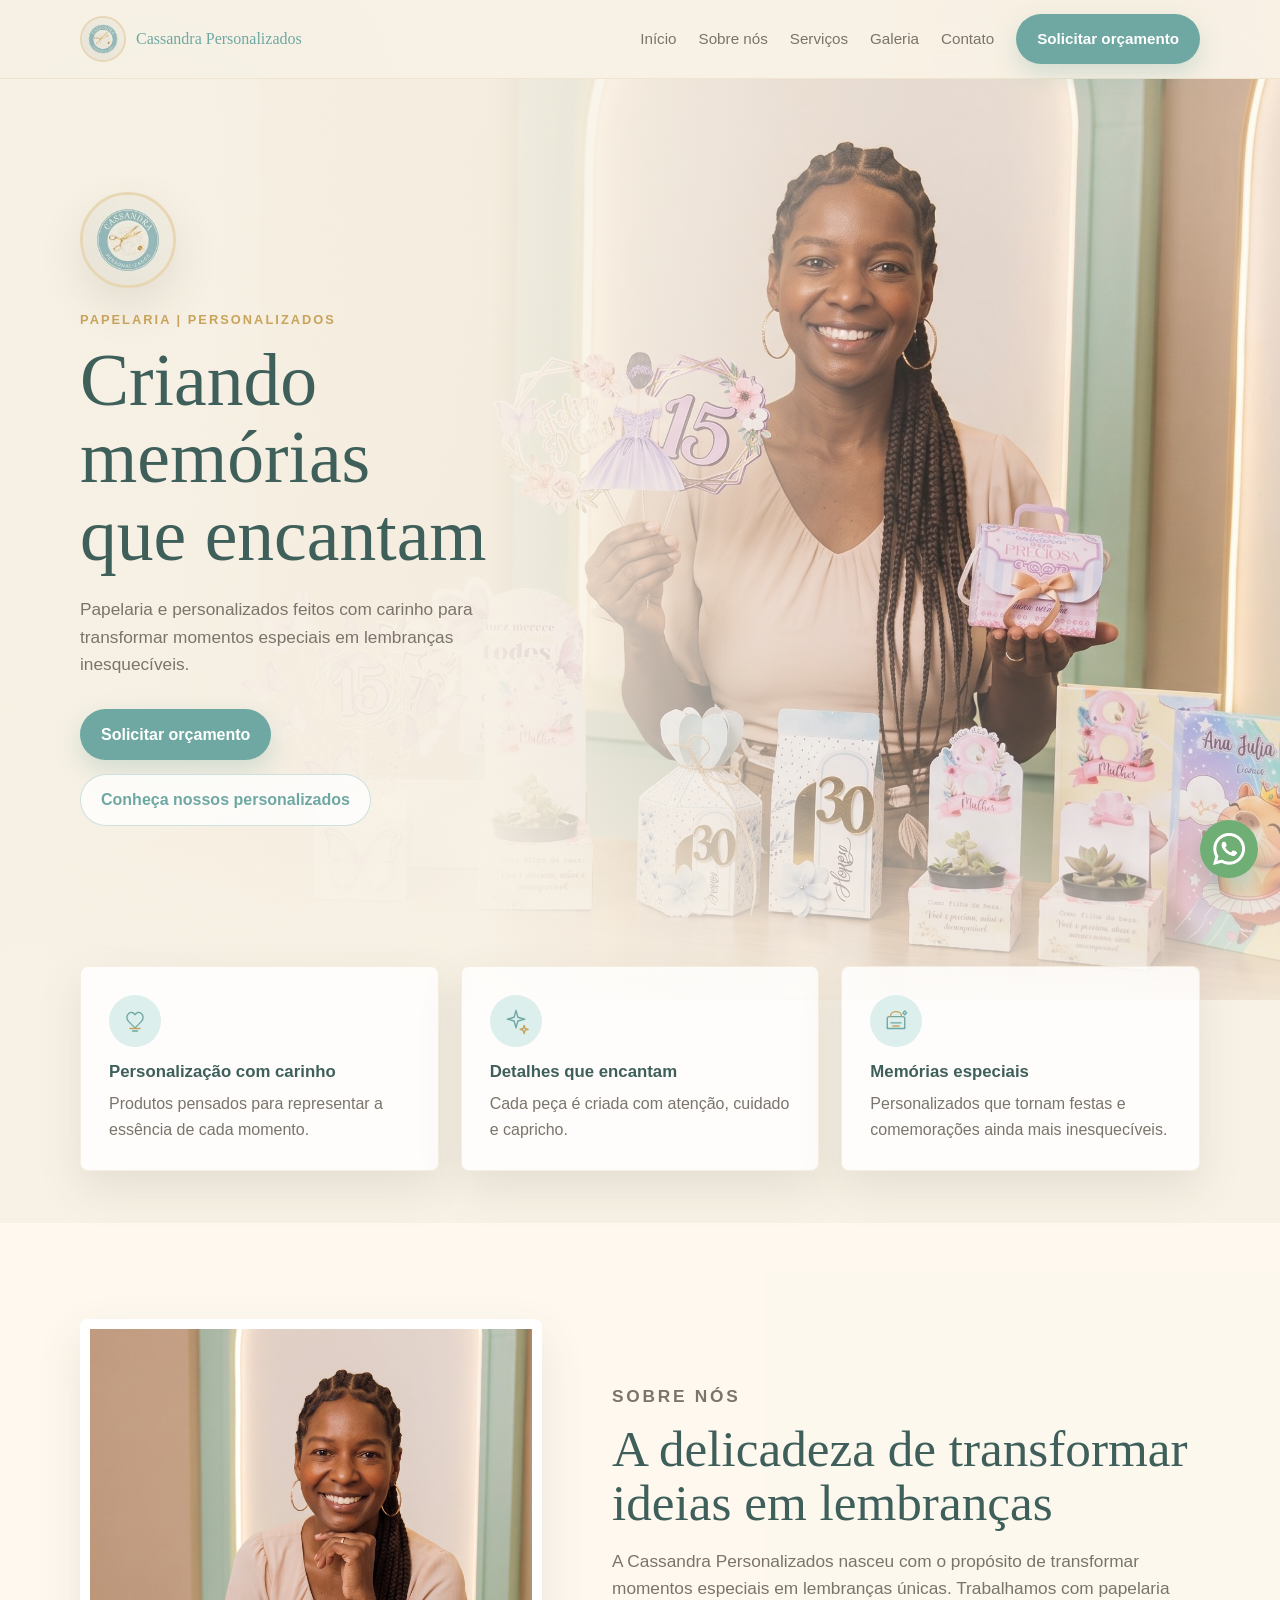
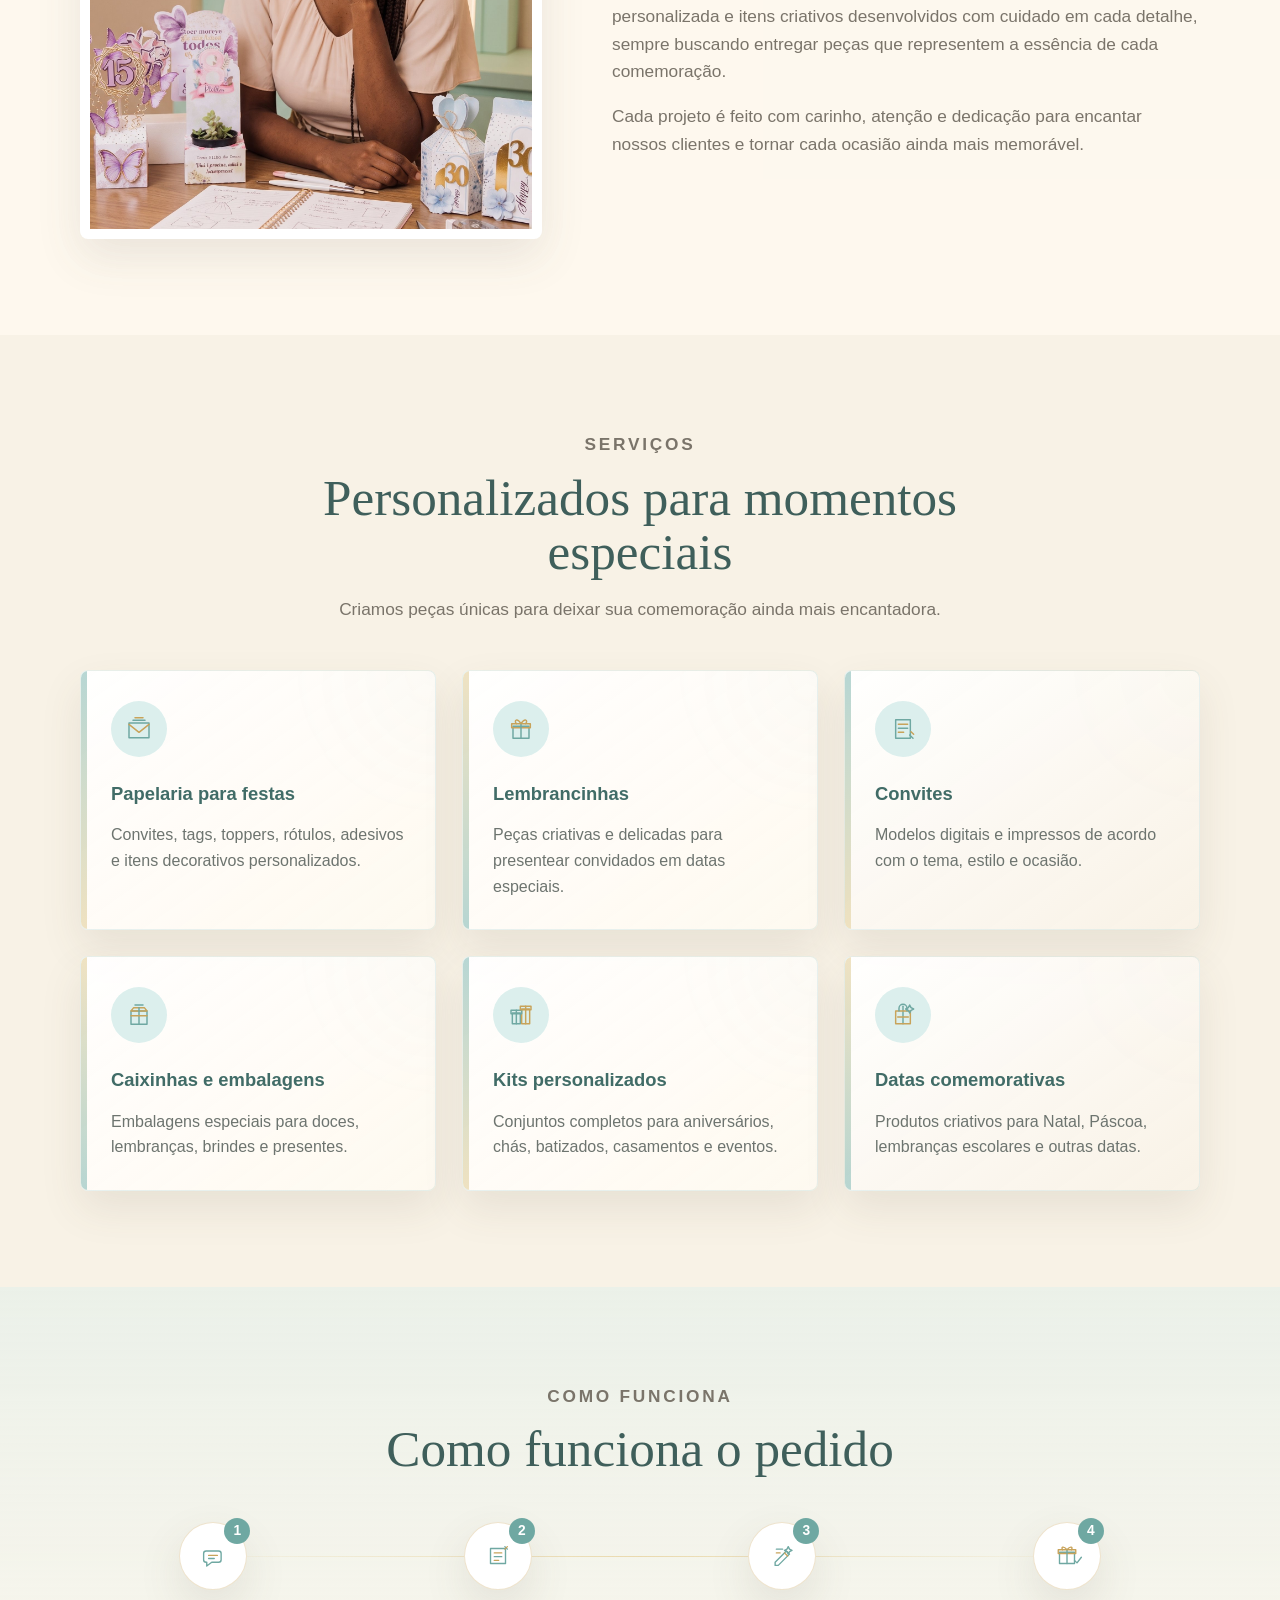
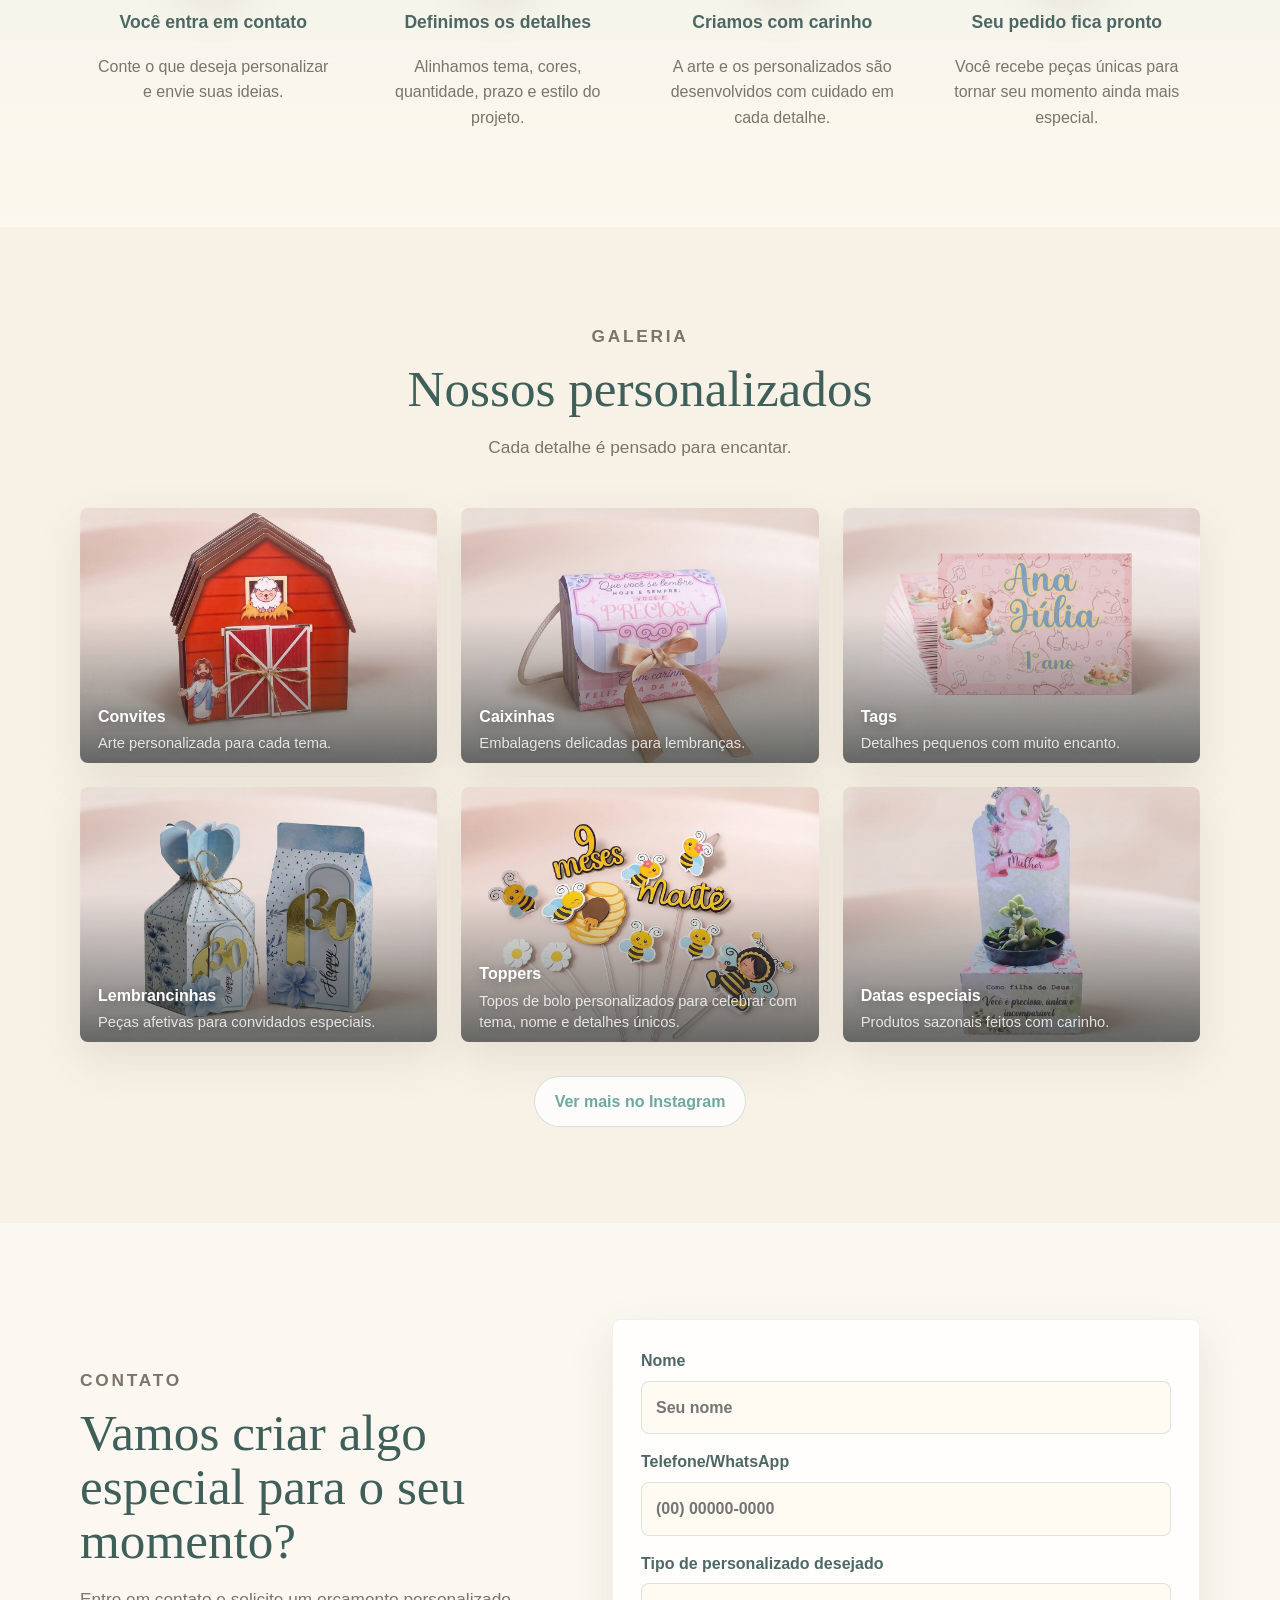
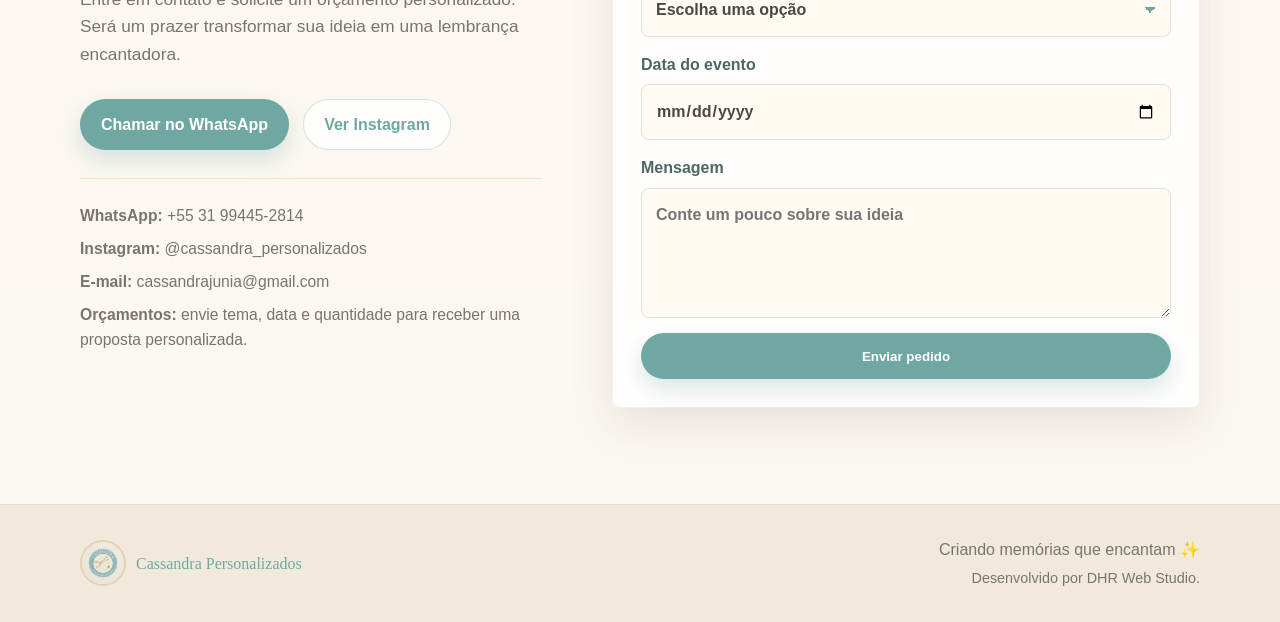
<file: index.html>
<!DOCTYPE html>
<html lang="pt-BR">
<head>
  <meta charset="UTF-8">
  <meta name="viewport" content="width=device-width, initial-scale=1.0">
  <meta name="description" content="Cassandra Personalizados: papelaria e personalizados feitos com carinho para festas, lembranças e momentos especiais.">
  <title>Cassandra Personalizados | Criando memórias que encantam</title>
  <link rel="stylesheet" href="styles.css?v=20260708-gallery-caption-gradient-1">
</head>
<body>
  <header class="site-header" data-header>
    <a class="brand" href="#inicio" aria-label="Cassandra Personalizados">
      <img src="assets/logo-cassandra.jpg" alt="Logo Cassandra Personalizados">
      <span>Cassandra Personalizados</span>
    </a>

    <button class="menu-toggle" type="button" aria-label="Abrir menu" aria-expanded="false" data-menu-toggle>
      <span></span>
      <span></span>
      <span></span>
    </button>

    <nav class="nav" data-nav aria-label="Menu principal">
      <a href="#inicio">Início</a>
      <a href="#sobre">Sobre nós</a>
      <a href="#servicos">Serviços</a>
      <a href="#galeria">Galeria</a>
      <a href="#contato">Contato</a>
      <a class="nav-cta" href="#contato">Solicitar orçamento</a>
    </nav>
  </header>

  <main>
    <section class="hero section" id="inicio" aria-label="Cassandra Personalizados">
      <div class="hero-bg" aria-hidden="true"></div>
      <div class="container hero-grid">
        <div class="hero-copy reveal">
          <img class="hero-logo" src="assets/logo-cassandra.jpg" alt="Logo Cassandra Personalizados">
          <p class="eyebrow">Papelaria | Personalizados</p>
          <h1>Criando memórias <span class="keep-together">que encantam</span></h1>
          <p class="hero-subtitle">Papelaria e personalizados feitos com carinho para transformar momentos especiais em lembranças inesquecíveis.</p>
          <div class="actions">
            <a class="btn primary" href="#contato">Solicitar orçamento</a>
            <a class="btn secondary" href="#servicos">Conheça nossos personalizados</a>
          </div>
        </div>
      </div>
    </section>

    <section class="highlights" aria-label="Destaques da marca">
      <div class="container highlight-grid">
        <article class="highlight reveal">
          <span class="icon custom-icon" aria-hidden="true">
            <svg viewBox="0 0 48 48"><path d="M14 25c-4-4-4-10 0-13 3-3 8-2 10 2 2-4 7-5 10-2 4 3 4 9 0 13L24 35 14 25Z"/><path d="M16 36h16"/><path d="M20 40h8"/></svg>
          </span>
          <h2>Personalização com carinho</h2>
          <p>Produtos pensados para representar a essência de cada momento.</p>
        </article>
        <article class="highlight reveal">
          <span class="icon custom-icon" aria-hidden="true">
            <svg viewBox="0 0 48 48"><path d="M24 7l3 11 11 3-11 3-3 11-3-11-11-3 11-3 3-11Z"/><path d="M37 31l1.5 5 5 1.5-5 1.5-1.5 5-1.5-5-5-1.5 5-1.5 1.5-5Z"/></svg>
          </span>
          <h2>Detalhes que encantam</h2>
          <p>Cada peça é criada com atenção, cuidado e capricho.</p>
        </article>
        <article class="highlight reveal">
          <span class="icon custom-icon" aria-hidden="true">
            <svg viewBox="0 0 48 48"><path d="M13 17h22a3 3 0 0 1 3 3v16H10V20a3 3 0 0 1 3-3Z"/><path d="M15 17c0-5 4-8 9-8s9 3 9 8"/><path d="M16 27h16"/><path d="M19 32h10"/><path d="M35 11l3-3 3 3-3 3-3-3Z"/></svg>
          </span>
          <h2>Memórias especiais</h2>
          <p>Personalizados que tornam festas e comemorações ainda mais inesquecíveis.</p>
        </article>
      </div>
    </section>

    <section class="section about" id="sobre">
      <div class="container split">
        <div class="about-visual reveal" aria-hidden="true">
          <img src="assets/sobre-cassandra.jpg" alt="">
        </div>
        <div class="section-copy reveal">
          <p class="eyebrow">Sobre nós</p>
          <h2>A delicadeza de transformar ideias em lembranças</h2>
          <p>A Cassandra Personalizados nasceu com o propósito de transformar momentos especiais em lembranças únicas. Trabalhamos com papelaria personalizada e itens criativos desenvolvidos com cuidado em cada detalhe, sempre buscando entregar peças que representem a essência de cada comemoração.</p>
          <p>Cada projeto é feito com carinho, atenção e dedicação para encantar nossos clientes e tornar cada ocasião ainda mais memorável.</p>
        </div>
      </div>
    </section>

    <section class="section services" id="servicos">
      <div class="container">
        <div class="section-heading reveal">
          <p class="eyebrow">Serviços</p>
          <h2>Personalizados para momentos especiais</h2>
          <p>Criamos peças únicas para deixar sua comemoração ainda mais encantadora.</p>
        </div>

        <div class="services-grid">
          <article class="service-card reveal">
            <span class="service-icon custom-icon" aria-hidden="true">
              <svg viewBox="0 0 48 48"><path d="M9 15h30v22H9V15Z"/><path d="M9 17l15 12 15-12"/><path d="M15 11h18"/><path d="M18 7h12"/></svg>
            </span>
            <h3>Papelaria para festas</h3>
            <p>Convites, tags, toppers, rótulos, adesivos e itens decorativos personalizados.</p>
          </article>
          <article class="service-card reveal">
            <span class="service-icon custom-icon" aria-hidden="true">
              <svg viewBox="0 0 48 48"><path d="M12 20h24v18H12V20Z"/><path d="M10 16h28v6H10v-6Z"/><path d="M24 16v22"/><path d="M17 16c-4-5 1-9 7 0 6-9 11-5 7 0"/></svg>
            </span>
            <h3>Lembrancinhas</h3>
            <p>Peças criativas e delicadas para presentear convidados em datas especiais.</p>
          </article>
          <article class="service-card reveal">
            <span class="service-icon custom-icon" aria-hidden="true">
              <svg viewBox="0 0 48 48"><path d="M13 10h22v28H13V10Z"/><path d="M17 17h14"/><path d="M17 23h14"/><path d="M17 29h8"/><path d="M34 33l5 5"/><path d="M36 28l4 4"/></svg>
            </span>
            <h3>Convites</h3>
            <p>Modelos digitais e impressos de acordo com o tema, estilo e ocasião.</p>
          </article>
          <article class="service-card reveal">
            <span class="service-icon custom-icon" aria-hidden="true">
              <svg viewBox="0 0 48 48"><path d="M12 18h24v20H12V18Z"/><path d="M16 13h16l4 5H12l4-5Z"/><path d="M24 13v25"/><path d="M12 25h24"/><path d="M18 9h12"/></svg>
            </span>
            <h3>Caixinhas e embalagens</h3>
            <p>Embalagens especiais para doces, lembranças, brindes e presentes.</p>
          </article>
          <article class="service-card reveal">
            <span class="service-icon custom-icon" aria-hidden="true">
              <svg viewBox="0 0 48 48"><path d="M11 21h12v16H11V21Z"/><path d="M25 15h12v22H25V15Z"/><path d="M9 17h16v5H9v-5Z"/><path d="M23 11h16v5H23v-5Z"/><path d="M17 17v20"/><path d="M31 11v26"/></svg>
            </span>
            <h3>Kits personalizados</h3>
            <p>Conjuntos completos para aniversários, chás, batizados, casamentos e eventos.</p>
          </article>
          <article class="service-card reveal">
            <span class="service-icon custom-icon" aria-hidden="true">
              <svg viewBox="0 0 48 48"><path d="M24 11v26"/><path d="M13 18h22v19H13V18Z"/><path d="M18 18v-4a6 6 0 0 1 12 0v4"/><path d="M16 27h16"/><path d="M34 9l2 4 4 2-4 2-2 4-2-4-4-2 4-2 2-4Z"/></svg>
            </span>
            <h3>Datas comemorativas</h3>
            <p>Produtos criativos para Natal, Páscoa, lembranças escolares e outras datas.</p>
          </article>
        </div>
      </div>
    </section>

    <section class="section process" id="como-funciona">
      <div class="container">
        <div class="section-heading reveal">
          <p class="eyebrow">Como funciona</p>
          <h2>Como funciona o pedido</h2>
        </div>
        <div class="steps">
          <article class="step reveal">
            <span class="step-icon"><strong>1</strong><svg viewBox="0 0 48 48"><path d="M15 16h18a4 4 0 0 1 4 4v10a4 4 0 0 1-4 4H22l-8 6v-6h-1a4 4 0 0 1-4-4V20a4 4 0 0 1 4-4Z"/><path d="M17 23h14"/><path d="M17 28h9"/></svg></span>
            <h3>Você entra em contato</h3>
            <p>Conte o que deseja personalizar e envie suas ideias.</p>
          </article>
          <article class="step reveal">
            <span class="step-icon"><strong>2</strong><svg viewBox="0 0 48 48"><path d="M12 12h24v24H12V12Z"/><path d="M18 19h12"/><path d="M18 25h12"/><path d="M18 31h7"/><path d="M35 9l4 4"/><path d="M39 9l-4 4"/></svg></span>
            <h3>Definimos os detalhes</h3>
            <p>Alinhamos tema, cores, quantidade, prazo e estilo do projeto.</p>
          </article>
          <article class="step reveal">
            <span class="step-icon"><strong>3</strong><svg viewBox="0 0 48 48"><path d="M13 34l18-18 5 5-18 18H13v-5Z"/><path d="M28 19l5 5"/><path d="M15 13h10"/><path d="M15 19h6"/><path d="M34 9l2 4 4 2-4 2-2 4-2-4-4-2 4-2 2-4Z"/></svg></span>
            <h3>Criamos com carinho</h3>
            <p>A arte e os personalizados são desenvolvidos com cuidado em cada detalhe.</p>
          </article>
          <article class="step reveal">
            <span class="step-icon"><strong>4</strong><svg viewBox="0 0 48 48"><path d="M12 18h24v18H12V18Z"/><path d="M10 14h28v6H10v-6Z"/><path d="M24 14v22"/><path d="M17 14c-3-4 1-7 7 0 6-7 10-4 7 0"/><path d="M36 31l4 4 7-9"/></svg></span>
            <h3>Seu pedido fica pronto</h3>
            <p>Você recebe peças únicas para tornar seu momento ainda mais especial.</p>
          </article>
        </div>
      </div>
    </section>

    <section class="section gallery" id="galeria">
      <div class="container">
        <div class="section-heading reveal">
          <p class="eyebrow">Galeria</p>
          <h2>Nossos personalizados</h2>
          <p>Cada detalhe é pensado para encantar.</p>
        </div>

        <div class="gallery-grid">
          <article class="gallery-item g1 reveal">
            <div class="gallery-visual" aria-hidden="true"></div>
            <div class="gallery-caption">
              <span>Convites</span>
              <p>Arte personalizada para cada tema.</p>
            </div>
          </article>
          <article class="gallery-item g2 reveal">
            <div class="gallery-visual" aria-hidden="true"></div>
            <div class="gallery-caption">
              <span>Caixinhas</span>
              <p>Embalagens delicadas para lembranças.</p>
            </div>
          </article>
          <article class="gallery-item g3 reveal">
            <div class="gallery-visual" aria-hidden="true"></div>
            <div class="gallery-caption">
              <span>Tags</span>
              <p>Detalhes pequenos com muito encanto.</p>
            </div>
          </article>
          <article class="gallery-item g4 reveal">
            <div class="gallery-visual" aria-hidden="true"></div>
            <div class="gallery-caption">
              <span>Lembrancinhas</span>
              <p>Peças afetivas para convidados especiais.</p>
            </div>
          </article>
          <article class="gallery-item g5 reveal">
            <div class="gallery-visual" aria-hidden="true"></div>
            <div class="gallery-caption">
              <span>Toppers</span>
              <p>Topos de bolo personalizados para celebrar com tema, nome e detalhes únicos.</p>
            </div>
          </article>
          <article class="gallery-item g6 reveal">
            <div class="gallery-visual" aria-hidden="true"></div>
            <div class="gallery-caption">
              <span>Datas especiais</span>
              <p>Produtos sazonais feitos com carinho.</p>
            </div>
          </article>
        </div>

        <div class="center reveal">
          <a class="btn secondary" href="https://www.instagram.com/cassandra_personalizados/" target="_blank" rel="noopener">Ver mais no Instagram</a>
        </div>
      </div>
    </section>

    <section class="section contact" id="contato">
      <div class="container contact-grid">
        <div class="contact-copy reveal">
          <p class="eyebrow">Contato</p>
          <h2>Vamos criar algo especial para o seu momento?</h2>
          <p>Entre em contato e solicite um orçamento personalizado. Será um prazer transformar sua ideia em uma lembrança encantadora.</p>
          <div class="actions">
            <a class="btn primary" data-whatsapp href="https://wa.me/5531994452814?text=Ol%C3%A1%2C%20Cassandra%20Personalizados!%20Gostaria%20de%20solicitar%20um%20or%C3%A7amento." target="_blank" rel="noopener">Chamar no WhatsApp</a>
            <a class="btn secondary" href="https://www.instagram.com/cassandra_personalizados/" target="_blank" rel="noopener">Ver Instagram</a>
          </div>
          <div class="contact-list">
            <p><strong>WhatsApp:</strong> <a href="https://wa.me/5531994452814" target="_blank" rel="noopener">+55 31 99445-2814</a></p>
            <p><strong>Instagram:</strong> @cassandra_personalizados</p>
            <p><strong>E-mail:</strong> <a href="mailto:cassandrajunia@gmail.com">cassandrajunia@gmail.com</a></p>
            <p><strong>Orçamentos:</strong> envie tema, data e quantidade para receber uma proposta personalizada.</p>
          </div>
        </div>

        <form class="contact-form reveal" data-form>
          <label>
            Nome
            <input type="text" name="nome" placeholder="Seu nome" required>
          </label>
          <label>
            Telefone/WhatsApp
            <input type="tel" name="telefone" placeholder="(00) 00000-0000" required>
          </label>
          <label>
            Tipo de personalizado desejado
            <select name="tipo" required>
              <option value="" selected disabled>Escolha uma opção</option>
              <option value="Papelaria personalizada para festas">Papelaria personalizada para festas</option>
              <option value="Tags personalizadas">Tags personalizadas</option>
              <option value="Lembrancinhas personalizadas">Lembrancinhas personalizadas</option>
              <option value="Convites digitais e impressos">Convites digitais e impressos</option>
              <option value="Caixinhas e embalagens personalizadas">Caixinhas e embalagens personalizadas</option>
              <option value="Kits personalizados">Kits personalizados</option>
              <option value="Personalizados para datas comemorativas">Personalizados para datas comemorativas</option>
              <option value="Outro personalizado">Outro personalizado</option>
            </select>
          </label>
          <label>
            Data do evento
            <input type="date" name="data">
          </label>
          <label>
            Mensagem
            <textarea name="mensagem" rows="4" placeholder="Conte um pouco sobre sua ideia"></textarea>
          </label>
          <button class="btn primary" type="submit">Enviar pedido</button>
        </form>
      </div>
    </section>
  </main>

  <footer class="footer">
    <div class="container footer-inner">
      <a class="brand footer-brand" href="#inicio">
        <img src="assets/logo-cassandra.jpg" alt="Logo Cassandra Personalizados">
        <span>Cassandra Personalizados</span>
      </a>
      <div class="footer-copy">
        <p>Criando memórias que encantam ✨</p>
        <p class="developer-credit">Desenvolvido por DHR Web Studio.</p>
      </div>
    </div>
  </footer>

  <a class="float-whatsapp" data-whatsapp href="https://wa.me/5531994452814?text=Ol%C3%A1%2C%20Cassandra%20Personalizados!%20Gostaria%20de%20solicitar%20um%20or%C3%A7amento." target="_blank" rel="noopener" aria-label="Chamar no WhatsApp">
    <img src="assets/whatsapp-white.png" alt="">
  </a>

  <script src="script.js?v=20260708-contact-whatsapp-1"></script>
</body>
</html>
</file>
<file: styles.css>
:root {
  --aqua: #9fc9c5;
  --aqua-dark: #6fa8a2;
  --aqua-soft: #dcefed;
  --cream: #f8f2e6;
  --paper: #fffaf1;
  --white: #ffffff;
  --gold: #c8a35a;
  --gold-soft: #ead9ae;
  --ink: #4b4843;
  --muted: #7a746a;
  --shadow: 0 18px 45px rgba(93, 83, 63, 0.12);
  --radius: 8px;
  --serif: Georgia, "Times New Roman", serif;
  --sans: "Segoe UI", Arial, sans-serif;
}

* {
  box-sizing: border-box;
}

html {
  scroll-behavior: smooth;
}

body {
  margin: 0;
  background: var(--cream);
  color: var(--ink);
  font-family: var(--sans);
  line-height: 1.6;
}

body::before {
  position: fixed;
  inset: 0;
  z-index: -2;
  pointer-events: none;
  content: "";
  background:
    radial-gradient(circle at 12% 18%, rgba(159, 201, 197, 0.24), transparent 26%),
    radial-gradient(circle at 86% 6%, rgba(200, 163, 90, 0.16), transparent 24%),
    linear-gradient(135deg, rgba(255, 255, 255, 0.7) 0 1px, transparent 1px 12px);
}

img {
  max-width: 100%;
  display: block;
}

a {
  color: inherit;
  text-decoration: none;
}

.container {
  width: min(1120px, calc(100% - 40px));
  margin: 0 auto;
}

.section {
  scroll-margin-top: 90px;
  padding: 96px 0;
}

.site-header {
  position: sticky;
  top: 0;
  z-index: 20;
  display: flex;
  align-items: center;
  justify-content: space-between;
  gap: 24px;
  padding: 14px max(20px, calc((100vw - 1120px) / 2));
  background: rgba(248, 242, 230, 0.86);
  border-bottom: 1px solid rgba(200, 163, 90, 0.16);
  backdrop-filter: blur(18px);
}

.brand {
  display: inline-flex;
  align-items: center;
  gap: 10px;
  font-family: var(--serif);
  font-size: 1rem;
  color: var(--aqua-dark);
  white-space: nowrap;
}

.brand img {
  width: 46px;
  height: 46px;
  border-radius: 50%;
  border: 2px solid rgba(200, 163, 90, 0.35);
}

.nav {
  display: flex;
  align-items: center;
  gap: 22px;
  font-size: 0.95rem;
  color: var(--muted);
}

.nav a {
  transition: color 180ms ease;
}

.nav a:hover {
  color: var(--aqua-dark);
}

.nav-cta,
.btn {
  display: inline-flex;
  align-items: center;
  justify-content: center;
  min-height: 46px;
  padding: 12px 20px;
  border: 1px solid transparent;
  border-radius: 999px;
  font-weight: 700;
  cursor: pointer;
  transition: transform 180ms ease, box-shadow 180ms ease, background 180ms ease;
}

.nav-cta,
.btn.primary {
  background: var(--aqua-dark);
  color: var(--white);
  box-shadow: 0 10px 24px rgba(111, 168, 162, 0.28);
}

.btn.secondary {
  background: rgba(255, 255, 255, 0.78);
  color: var(--aqua-dark);
  border-color: rgba(111, 168, 162, 0.32);
}

.btn:hover,
.nav-cta:hover {
  transform: translateY(-2px);
  box-shadow: 0 14px 28px rgba(93, 83, 63, 0.14);
}

.menu-toggle {
  display: none;
  width: 44px;
  height: 44px;
  padding: 0;
  border: 1px solid rgba(111, 168, 162, 0.25);
  border-radius: 50%;
  background: var(--white);
}

.menu-toggle span {
  display: block;
  width: 18px;
  height: 2px;
  margin: 4px auto;
  background: var(--aqua-dark);
}

.hero {
  position: relative;
  min-height: calc(100vh - 75px);
  overflow: hidden;
  padding-top: 70px;
  background:
    radial-gradient(ellipse at 72% 36%, rgba(248, 242, 230, 0) 0%, rgba(248, 242, 230, 0) 18%, rgba(248, 242, 230, 0.14) 34%, rgba(248, 242, 230, 0.32) 100%),
    linear-gradient(90deg, rgba(248, 242, 230, 0.97) 0%, rgba(248, 242, 230, 0.93) 38%, rgba(248, 242, 230, 0.62) 53%, rgba(248, 242, 230, 0.18) 70%, rgba(248, 242, 230, 0.04) 88%, rgba(248, 242, 230, 0.08) 100%),
    linear-gradient(180deg, rgba(248, 242, 230, 0) 0%, rgba(248, 242, 230, 0) 74%, rgba(248, 242, 230, 0.82) 100%),
    url("assets/hero-cassandra.jpg") 66% center / cover no-repeat;
}

.hero-bg {
  position: absolute;
  inset: auto 0 0;
  height: 32%;
  z-index: -1;
  background: linear-gradient(180deg, transparent, rgba(248, 242, 230, 0.72));
}

.hero-grid,
.split,
.contact-grid {
  display: grid;
  grid-template-columns: minmax(0, 0.88fr) minmax(0, 1.12fr);
  gap: 70px;
  align-items: center;
}

.hero-grid {
  min-height: calc(100vh - 145px);
}

.hero-copy {
  max-width: 720px;
  padding: 34px 0 70px;
}

.hero-logo {
  width: 96px;
  height: 96px;
  margin-bottom: 22px;
  border: 3px solid rgba(200, 163, 90, 0.34);
  border-radius: 50%;
  box-shadow: var(--shadow);
}

.eyebrow {
  margin: 0 0 12px;
  color: var(--gold);
  font-size: 0.8rem;
  font-weight: 800;
  letter-spacing: 0.16em;
  text-transform: uppercase;
}

h1,
h2,
h3,
p {
  margin-top: 0;
}

h1,
h2 {
  font-family: var(--serif);
  line-height: 1.05;
  color: #3f5f5b;
}

h1 {
  max-width: 720px;
  margin-bottom: 22px;
  font-size: clamp(2.65rem, 5.75vw, 5.05rem);
  font-weight: 500;
}

.keep-together {
  white-space: nowrap;
}

h2 {
  margin-bottom: 18px;
  font-size: clamp(2rem, 4vw, 3.5rem);
  font-weight: 500;
}

h3 {
  color: #4d6864;
  font-size: 1.1rem;
}

.hero-subtitle,
.section-heading p,
.section-copy p,
.contact-copy p {
  color: var(--muted);
  font-size: 1.08rem;
}

.actions {
  display: flex;
  flex-wrap: wrap;
  gap: 14px;
  margin-top: 30px;
}

.highlights {
  padding: 0 0 52px;
}

.highlight-grid,
.services-grid,
.gallery-grid {
  display: grid;
  gap: 22px;
}

.highlight-grid {
  grid-template-columns: repeat(3, 1fr);
  margin-top: -34px;
}

.highlight,
.service-card,
.contact-form {
  padding: 28px;
  background: rgba(255, 255, 255, 0.82);
  border: 1px solid rgba(200, 163, 90, 0.16);
  border-radius: var(--radius);
  box-shadow: var(--shadow);
}

.highlight .icon,
.service-icon {
  display: inline-grid;
  width: 52px;
  height: 52px;
  margin-bottom: 16px;
  place-items: center;
  border-radius: 50%;
  background: var(--aqua-soft);
  color: var(--aqua-dark);
}

.custom-icon svg,
.step-icon svg {
  width: 30px;
  height: 30px;
  overflow: visible;
  fill: none;
  stroke: currentColor;
  stroke-width: 2.2;
  stroke-linecap: round;
  stroke-linejoin: round;
}

.service-icon svg {
  width: 32px;
  height: 32px;
}

.highlight .icon svg path:nth-child(even),
.service-icon svg path:nth-child(even),
.step-icon svg path:nth-child(even) {
  stroke: var(--gold);
}

.highlight h2 {
  margin-bottom: 10px;
  font-family: var(--sans);
  font-size: 1.05rem;
  font-weight: 800;
}

.highlight p,
.service-card p,
.step p {
  margin-bottom: 0;
  color: var(--muted);
}

.about {
  background: rgba(255, 250, 241, 0.76);
}

.about-visual {
  min-height: 430px;
  height: 520px;
  overflow: hidden;
  border: 10px solid rgba(255, 255, 255, 0.72);
  border-radius: 8px;
  box-shadow: var(--shadow);
  background: var(--white);
}

.about-visual img {
  width: 100%;
  height: 100%;
  object-fit: cover;
  object-position: 56% 34%;
  transform: scale(1.16);
  transform-origin: 56% 34%;
}

.section-heading {
  max-width: 680px;
  margin: 0 auto 46px;
  text-align: center;
}

.services-grid {
  grid-template-columns: repeat(3, 1fr);
  gap: 26px;
}

.service-card {
  position: relative;
  min-height: 224px;
  overflow: hidden;
  isolation: isolate;
  padding: 30px;
  background:
    linear-gradient(145deg, rgba(255, 255, 255, 0.94), rgba(255, 250, 241, 0.86)),
    radial-gradient(circle at 100% 0%, rgba(159, 201, 197, 0.28), transparent 34%);
  border: 1px solid rgba(111, 168, 162, 0.16);
  box-shadow: 0 18px 42px rgba(93, 83, 63, 0.1);
  transition: transform 260ms ease, border-color 260ms ease, box-shadow 260ms ease;
}

.service-card::before {
  position: absolute;
  content: "";
  pointer-events: none;
}

.service-card::before {
  inset: 0 auto 0 0;
  width: 6px;
  background: linear-gradient(180deg, var(--aqua), var(--gold-soft));
  opacity: 0.75;
}

.service-card h3,
.service-card p,
.service-card .service-icon {
  position: relative;
  z-index: 1;
}

.service-card h3 {
  margin-bottom: 14px;
  color: #416c67;
  font-size: 1.15rem;
}

.service-card p {
  color: #6d746f;
}

.service-card:hover {
  transform: translateY(-7px);
  border-color: rgba(111, 168, 162, 0.34);
  box-shadow: 0 26px 58px rgba(93, 83, 63, 0.16);
}

.service-card:hover .service-icon {
  transform: translateY(-3px) rotate(-3deg);
  box-shadow: 0 12px 26px rgba(111, 168, 162, 0.18);
}

.service-card:nth-child(2n)::before {
  background: linear-gradient(180deg, var(--gold-soft), var(--aqua));
}

.service-card:nth-child(3n) {
  background:
    linear-gradient(145deg, rgba(255, 255, 255, 0.95), rgba(248, 242, 230, 0.9)),
    radial-gradient(circle at 100% 0%, rgba(200, 163, 90, 0.18), transparent 34%);
}

.service-card .service-icon {
  width: 56px;
  height: 56px;
  margin-bottom: 22px;
  background: #dcefed;
  transition: transform 260ms ease, box-shadow 260ms ease;
}

.process {
  background: linear-gradient(180deg, rgba(220, 239, 237, 0.45), rgba(255, 250, 241, 0.7));
}

.steps {
  position: relative;
  display: grid;
  grid-template-columns: repeat(4, 1fr);
  gap: 18px;
}

.steps::before {
  position: absolute;
  top: 34px;
  left: 8%;
  right: 8%;
  height: 1px;
  content: "";
  background: linear-gradient(90deg, transparent, var(--gold-soft), transparent);
}

.step {
  position: relative;
  padding: 0 12px;
  text-align: center;
}

.step-icon {
  position: relative;
  z-index: 1;
  display: inline-grid;
  width: 68px;
  height: 68px;
  margin-bottom: 18px;
  place-items: center;
  border: 1px solid rgba(200, 163, 90, 0.3);
  border-radius: 50%;
  background: var(--white);
  color: var(--gold);
  font-family: var(--serif);
  font-size: 1.7rem;
  box-shadow: var(--shadow);
}

.step-icon strong {
  position: absolute;
  right: -4px;
  top: -5px;
  display: grid;
  width: 26px;
  height: 26px;
  place-items: center;
  border-radius: 50%;
  background: var(--aqua-dark);
  color: var(--white);
  font-family: var(--sans);
  font-size: 0.86rem;
  line-height: 1;
}

.step-icon svg {
  color: var(--aqua-dark);
}

.gallery-grid {
  grid-template-columns: repeat(3, 1fr);
  gap: 24px;
  perspective: 1200px;
}

.gallery-item {
  position: relative;
  min-height: 255px;
  overflow: hidden;
  border-radius: var(--radius);
  box-shadow: var(--shadow);
  cursor: pointer;
  isolation: isolate;
  transform: translateY(0) rotateX(0) rotateY(0);
  transition: transform 360ms ease, box-shadow 360ms ease;
}

.gallery-item::before {
  position: absolute;
  inset: -35% -70%;
  z-index: 3;
  content: "";
  background: linear-gradient(105deg, transparent 38%, rgba(255, 255, 255, 0.48) 50%, transparent 62%);
  transform: translateX(-42%) rotate(8deg);
  opacity: 0;
  transition: transform 620ms ease, opacity 360ms ease;
  pointer-events: none;
}

.gallery-item:hover,
.gallery-item:focus-within {
  transform: translateY(-8px) rotateX(2deg) rotateY(-2deg);
  box-shadow: 0 24px 55px rgba(93, 83, 63, 0.2);
}

.gallery-item:hover::before,
.gallery-item:focus-within::before {
  opacity: 1;
  transform: translateX(42%) rotate(8deg);
}

.gallery-visual {
  position: absolute;
  inset: 0;
  z-index: 0;
  background: var(--gallery-bg) var(--gallery-position, center) / cover no-repeat;
  transform: scale(1);
  transition: transform 520ms ease, filter 520ms ease;
}

.gallery-visual::before,
.gallery-visual::after {
  position: absolute;
  content: "";
}

.gallery-visual::before {
  inset: 0;
  background:
    linear-gradient(180deg, rgba(35, 44, 42, 0) 0%, rgba(35, 44, 42, 0.03) 42%, rgba(35, 44, 42, 0.42) 78%, rgba(35, 44, 42, 0.68) 100%),
    linear-gradient(145deg, rgba(255, 250, 241, 0.1), rgba(255, 255, 255, 0));
}

.gallery-visual::after {
  display: none;
}

.gallery-item:hover .gallery-visual,
.gallery-item:focus-within .gallery-visual {
  filter: saturate(1.08) brightness(1.03);
  transform: scale(1.08);
}

.gallery-item:hover .gallery-visual::after,
.gallery-item:focus-within .gallery-visual::after {
  transform: rotate(-2deg) translateY(-10px);
}

.gallery-caption {
  position: absolute;
  left: 18px;
  right: 18px;
  bottom: 16px;
  z-index: 2;
  padding: 0;
  background: transparent;
  border: 0;
  border-radius: 0;
  text-shadow: 0 2px 10px rgba(29, 37, 35, 0.34);
  transform: translateY(8px);
  transition: transform 360ms ease;
}

.gallery-caption span {
  display: block;
  color: var(--white);
  font-weight: 800;
}

.gallery-caption p {
  max-height: 4.8em;
  margin: 4px 0 0;
  overflow: hidden;
  color: rgba(255, 255, 255, 0.9);
  font-size: 0.92rem;
  line-height: 1.45;
  opacity: 0.9;
  transition: max-height 360ms ease, margin 360ms ease, opacity 360ms ease;
}

.gallery-item:hover .gallery-caption,
.gallery-item:focus-within .gallery-caption {
  transform: translateY(0);
}
.gallery-item:hover .gallery-caption p,
.gallery-item:focus-within .gallery-caption p {
  max-height: 7em;
  margin-top: 5px;
  opacity: 1;
}

.g1 { --gallery-bg: url("assets/gallery-convites.jpg"); --gallery-position: center 58%; }
.g2 { --gallery-bg: url("assets/gallery-caixinhas.jpg"); --gallery-position: center 56%; }
.g3 { --gallery-bg: url("assets/gallery-tags.jpg"); --gallery-position: center 58%; }
.g4 { --gallery-bg: url("assets/gallery-lembrancinhas.jpg"); --gallery-position: center 58%; }
.g5 { --gallery-bg: url("assets/gallery-toppers.jpg"); --gallery-position: center 58%; }
.g6 { --gallery-bg: url("assets/gallery-datas-especiais.jpg"); --gallery-position: center 58%; }

.center {
  display: flex;
  justify-content: center;
  margin-top: 34px;
}

.contact {
  background: rgba(255, 255, 255, 0.44);
}

.contact-list {
  margin-top: 28px;
  padding-top: 24px;
  border-top: 1px solid rgba(200, 163, 90, 0.22);
}

.contact-list p {
  margin-bottom: 8px;
  font-size: 0.98rem;
}

.contact-form {
  display: grid;
  gap: 15px;
}

.contact-form label {
  display: grid;
  gap: 7px;
  color: #4d6864;
  font-weight: 700;
}

input,
select,
textarea {
  width: 100%;
  border: 1px solid rgba(111, 168, 162, 0.25);
  border-radius: var(--radius);
  background: rgba(255, 250, 241, 0.9);
  color: var(--ink);
  font: inherit;
  padding: 13px 14px;
  outline: none;
}

select {
  appearance: none;
  background-image:
    linear-gradient(45deg, transparent 50%, var(--aqua-dark) 50%),
    linear-gradient(135deg, var(--aqua-dark) 50%, transparent 50%);
  background-position:
    calc(100% - 20px) 50%,
    calc(100% - 14px) 50%;
  background-repeat: no-repeat;
  background-size: 6px 6px, 6px 6px;
  padding-right: 42px;
}

input:focus,
select:focus,
textarea:focus {
  border-color: var(--aqua-dark);
  box-shadow: 0 0 0 4px rgba(159, 201, 197, 0.22);
}

.footer {
  padding: 32px 0;
  background: #f1eadc;
  border-top: 1px solid rgba(200, 163, 90, 0.16);
}

.footer-inner {
  display: flex;
  align-items: center;
  justify-content: space-between;
  gap: 20px;
}

.footer p {
  margin: 0;
  color: var(--muted);
}

.footer-copy {
  display: grid;
  gap: 4px;
  text-align: right;
}

.developer-credit {
  font-size: 0.9rem;
}

.float-whatsapp {
  position: fixed;
  right: 22px;
  bottom: 22px;
  z-index: 25;
  display: grid;
  width: 58px;
  height: 58px;
  place-items: center;
  border-radius: 50%;
  background: #6fae74;
  color: var(--white);
  font-size: 1.55rem;
  font-weight: 900;
  box-shadow: 0 14px 30px rgba(54, 116, 66, 0.3);
}

.float-whatsapp img {
  width: 32px;
  height: 32px;
  object-fit: contain;
}

.reveal {
  opacity: 0;
  transform: translateY(18px);
  transition: opacity 650ms ease, transform 650ms ease;
}

.reveal.is-visible {
  opacity: 1;
  transform: translateY(0);
}

@media (max-width: 920px) {
  .menu-toggle {
    display: block;
  }

  .nav {
    position: absolute;
    top: calc(100% + 10px);
    left: 20px;
    right: 20px;
    display: none;
    flex-direction: column;
    align-items: stretch;
    padding: 18px;
    background: rgba(255, 250, 241, 0.98);
    border: 1px solid rgba(200, 163, 90, 0.18);
    border-radius: var(--radius);
    box-shadow: var(--shadow);
  }

  .nav.is-open {
    display: flex;
  }

  .split,
  .contact-grid {
    grid-template-columns: 1fr;
    gap: 44px;
  }

  .hero-grid {
    grid-template-columns: minmax(0, 0.92fr) minmax(0, 0.78fr);
    gap: 0;
    min-height: 620px;
  }

  .hero {
    min-height: auto;
    padding-top: 54px;
    background:
      radial-gradient(ellipse at 90% 42%, rgba(248, 242, 230, 0) 0%, rgba(248, 242, 230, 0.01) 30%, rgba(248, 242, 230, 0.08) 56%, rgba(248, 242, 230, 0.16) 100%),
      linear-gradient(90deg, rgba(248, 242, 230, 0.98) 0%, rgba(248, 242, 230, 0.94) 38%, rgba(248, 242, 230, 0.2) 52%, rgba(248, 242, 230, 0.01) 68%),
      url("assets/hero-cassandra.jpg") 48% center / cover no-repeat;
  }

  .hero-copy {
    max-width: 430px;
    padding: 22px 0 44px;
  }

  h1 {
    font-size: clamp(2.25rem, 7.8vw, 3.9rem);
  }

  .hero-subtitle {
    max-width: 390px;
  }

  .highlight-grid,
  .services-grid,
  .steps {
    grid-template-columns: repeat(2, 1fr);
  }

  .highlight-grid {
    margin-top: 0;
  }

  .steps::before {
    display: none;
  }
}

@media (max-width: 640px) {
  .container {
    width: min(100% - 28px, 1120px);
  }

  .section {
    padding: 68px 0;
  }

  .site-header {
    padding-inline: 14px;
  }

  .brand span {
    max-width: 170px;
    overflow: hidden;
    text-overflow: ellipsis;
  }

  .hero {
    padding-top: 44px;
    min-height: calc(100svh - 74px);
    background:
      radial-gradient(ellipse at 80% 40%, rgba(248, 242, 230, 0) 0%, rgba(248, 242, 230, 0.015) 34%, rgba(248, 242, 230, 0.055) 66%, rgba(248, 242, 230, 0.09) 100%),
      linear-gradient(90deg, rgba(248, 242, 230, 0.98) 0%, rgba(248, 242, 230, 0.96) 46%, rgba(248, 242, 230, 0.56) 60%, rgba(248, 242, 230, 0.22) 76%, rgba(248, 242, 230, 0.1) 100%),
      url("assets/hero-cassandra.jpg") 62% center / auto 100% no-repeat,
      var(--cream);
  }

  h1 {
    max-width: 248px;
    margin-bottom: 24px;
    font-size: clamp(2.15rem, 9vw, 2.78rem);
  }

  .hero-logo {
    width: 82px;
    height: 82px;
    margin-bottom: 20px;
  }

  .footer-inner {
    align-items: stretch;
    flex-direction: column;
  }

  .footer-copy {
    text-align: left;
  }

  .btn {
    width: 100%;
  }

  .hero-grid {
    grid-template-columns: minmax(0, 0.9fr) minmax(0, 0.62fr);
    min-height: calc(100svh - 74px);
    align-items: stretch;
  }

  .hero-copy {
    max-width: 248px;
    min-height: calc(100svh - 118px);
    padding: 28px 0 116px;
  }

  .hero .eyebrow {
    margin-bottom: 16px;
    font-size: 0.86rem;
    line-height: 1.35;
  }

  .hero-subtitle {
    max-width: 236px;
    font-size: 0.98rem;
    line-height: 1.58;
  }

  .hero .actions {
    max-width: 222px;
    margin-top: 34px;
    flex-direction: column;
    gap: 13px;
  }

  .hero .btn {
    width: 100%;
    min-height: 47px;
    padding: 11px 14px;
    font-size: 0.88rem;
    line-height: 1.28;
    white-space: normal;
  }

  .highlight-grid,
  .services-grid,
  .steps {
    grid-template-columns: 1fr;
  }

  .gallery-item {
    flex-basis: min(82vw, 330px);
    min-height: 300px;
  }

  .about-visual {
    min-height: 350px;
    height: 390px;
    border-width: 7px;
  }

  .about-visual img {
    object-position: 56% 30%;
    transform: scale(1.2);
  }

  .float-whatsapp {
    right: 16px;
    bottom: 16px;
  }
}

@media (prefers-reduced-motion: reduce) {
  html {
    scroll-behavior: auto;
  }

  *,
  *::before,
  *::after {
    transition-duration: 1ms !important;
    animation-duration: 1ms !important;
  }
}
</file>
